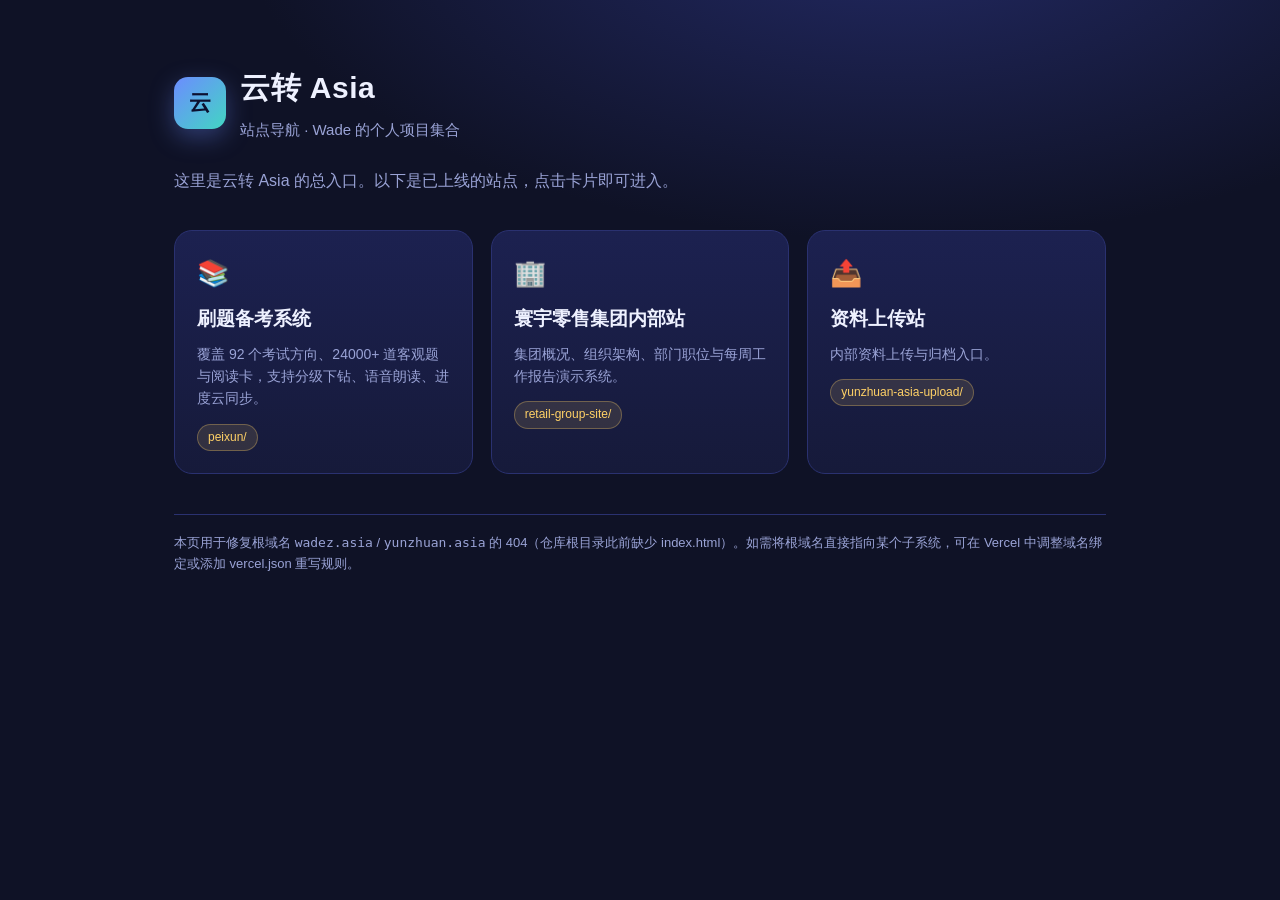
<file: index.html>
<!DOCTYPE html>
<html lang="zh-CN">
<head>
  <meta charset="UTF-8">
  <meta name="viewport" content="width=device-width, initial-scale=1.0">
  <title>云转 Asia · 站点导航</title>
  <style>
    :root{
      --bg:#0f1226; --bg2:#161a3a; --card:#1c2150; --line:#2a3170;
      --txt:#eef1ff; --muted:#9aa3d6; --brand:#6c8cff; --brand2:#42d6c3;
      --accent:#ffd166;
    }
    *{box-sizing:border-box;margin:0;padding:0}
    body{
      font-family:-apple-system,BlinkMacSystemFont,"Segoe UI","PingFang SC","Microsoft YaHei",sans-serif;
      background:radial-gradient(1200px 600px at 70% -10%,#232a66 0%,var(--bg) 55%) ,var(--bg);
      color:var(--txt);min-height:100vh;line-height:1.6;
    }
    .wrap{max-width:980px;margin:0 auto;padding:64px 24px 48px}
    .brand{display:flex;align-items:center;gap:14px;margin-bottom:8px}
    .logo{
      width:52px;height:52px;border-radius:14px;flex:none;
      background:linear-gradient(135deg,var(--brand),var(--brand2));
      display:flex;align-items:center;justify-content:center;font-weight:800;font-size:22px;color:#0c1030;
      box-shadow:0 8px 24px rgba(108,140,255,.35);
    }
    h1{font-size:30px;letter-spacing:.5px}
    .sub{color:var(--muted);font-size:15px;margin-top:6px}
    .hero{margin:26px 0 36px}
    .hero p{color:var(--muted);max-width:620px}
    .grid{display:grid;grid-template-columns:repeat(auto-fit,minmax(260px,1fr));gap:18px}
    .card{
      background:linear-gradient(180deg,var(--card),var(--bg2));
      border:1px solid var(--line);border-radius:18px;padding:22px;
      text-decoration:none;color:inherit;display:block;transition:.18s transform,.18s border-color,.18s box-shadow;
    }
    .card:hover{transform:translateY(-4px);border-color:var(--brand);box-shadow:0 14px 40px rgba(108,140,255,.25)}
    .card .ic{font-size:26px}
    .card h2{font-size:19px;margin:10px 0 8px}
    .card p{color:var(--muted);font-size:14px}
    .tag{display:inline-block;margin-top:14px;font-size:12px;color:var(--accent);
      background:rgba(255,209,102,.12);border:1px solid rgba(255,209,102,.3);padding:3px 10px;border-radius:999px}
    .foot{margin-top:40px;color:var(--muted);font-size:13px;border-top:1px solid var(--line);padding-top:18px}
    .foot a{color:var(--brand)}
  </style>
</head>
<body>
  <div class="wrap">
    <div class="brand">
      <div class="logo">云</div>
      <div>
        <h1>云转 Asia</h1>
        <div class="sub">站点导航 · Wade 的个人项目集合</div>
      </div>
    </div>

    <div class="hero">
      <p>这里是云转 Asia 的总入口。以下是已上线的站点，点击卡片即可进入。</p>
    </div>

    <div class="grid">
      <a class="card" href="peixun/">
        <div class="ic">📚</div>
        <h2>刷题备考系统</h2>
        <p>覆盖 92 个考试方向、24000+ 道客观题与阅读卡，支持分级下钻、语音朗读、进度云同步。</p>
        <span class="tag">peixun/</span>
      </a>

      <a class="card" href="retail-group-site/">
        <div class="ic">🏢</div>
        <h2>寰宇零售集团内部站</h2>
        <p>集团概况、组织架构、部门职位与每周工作报告演示系统。</p>
        <span class="tag">retail-group-site/</span>
      </a>

      <a class="card" href="yunzhuan-asia-upload/">
        <div class="ic">📤</div>
        <h2>资料上传站</h2>
        <p>内部资料上传与归档入口。</p>
        <span class="tag">yunzhuan-asia-upload/</span>
      </a>
    </div>

    <div class="foot">
      <p>本页用于修复根域名 <code>wadez.asia</code> / <code>yunzhuan.asia</code> 的 404（仓库根目录此前缺少 index.html）。如需将根域名直接指向某个子系统，可在 Vercel 中调整域名绑定或添加 vercel.json 重写规则。</p>
    </div>
  </div>
</body>
</html>
</file>
